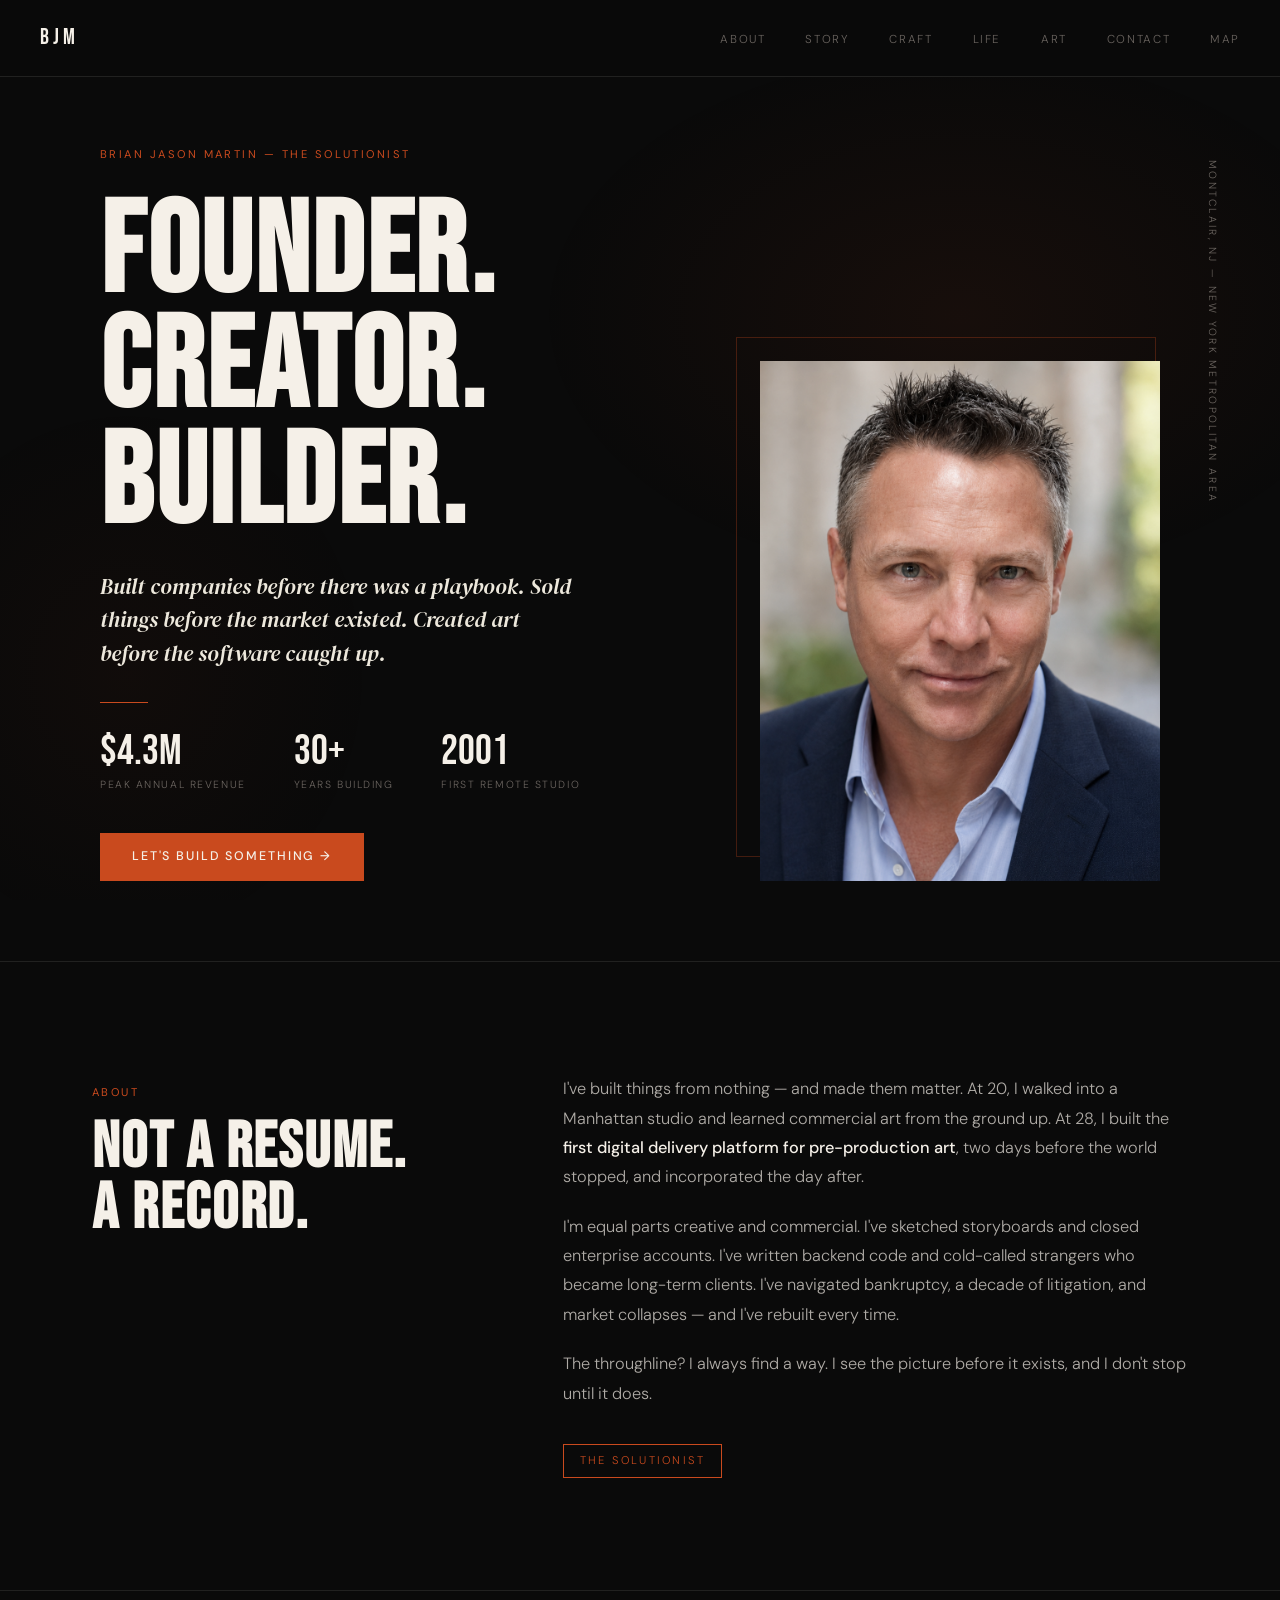
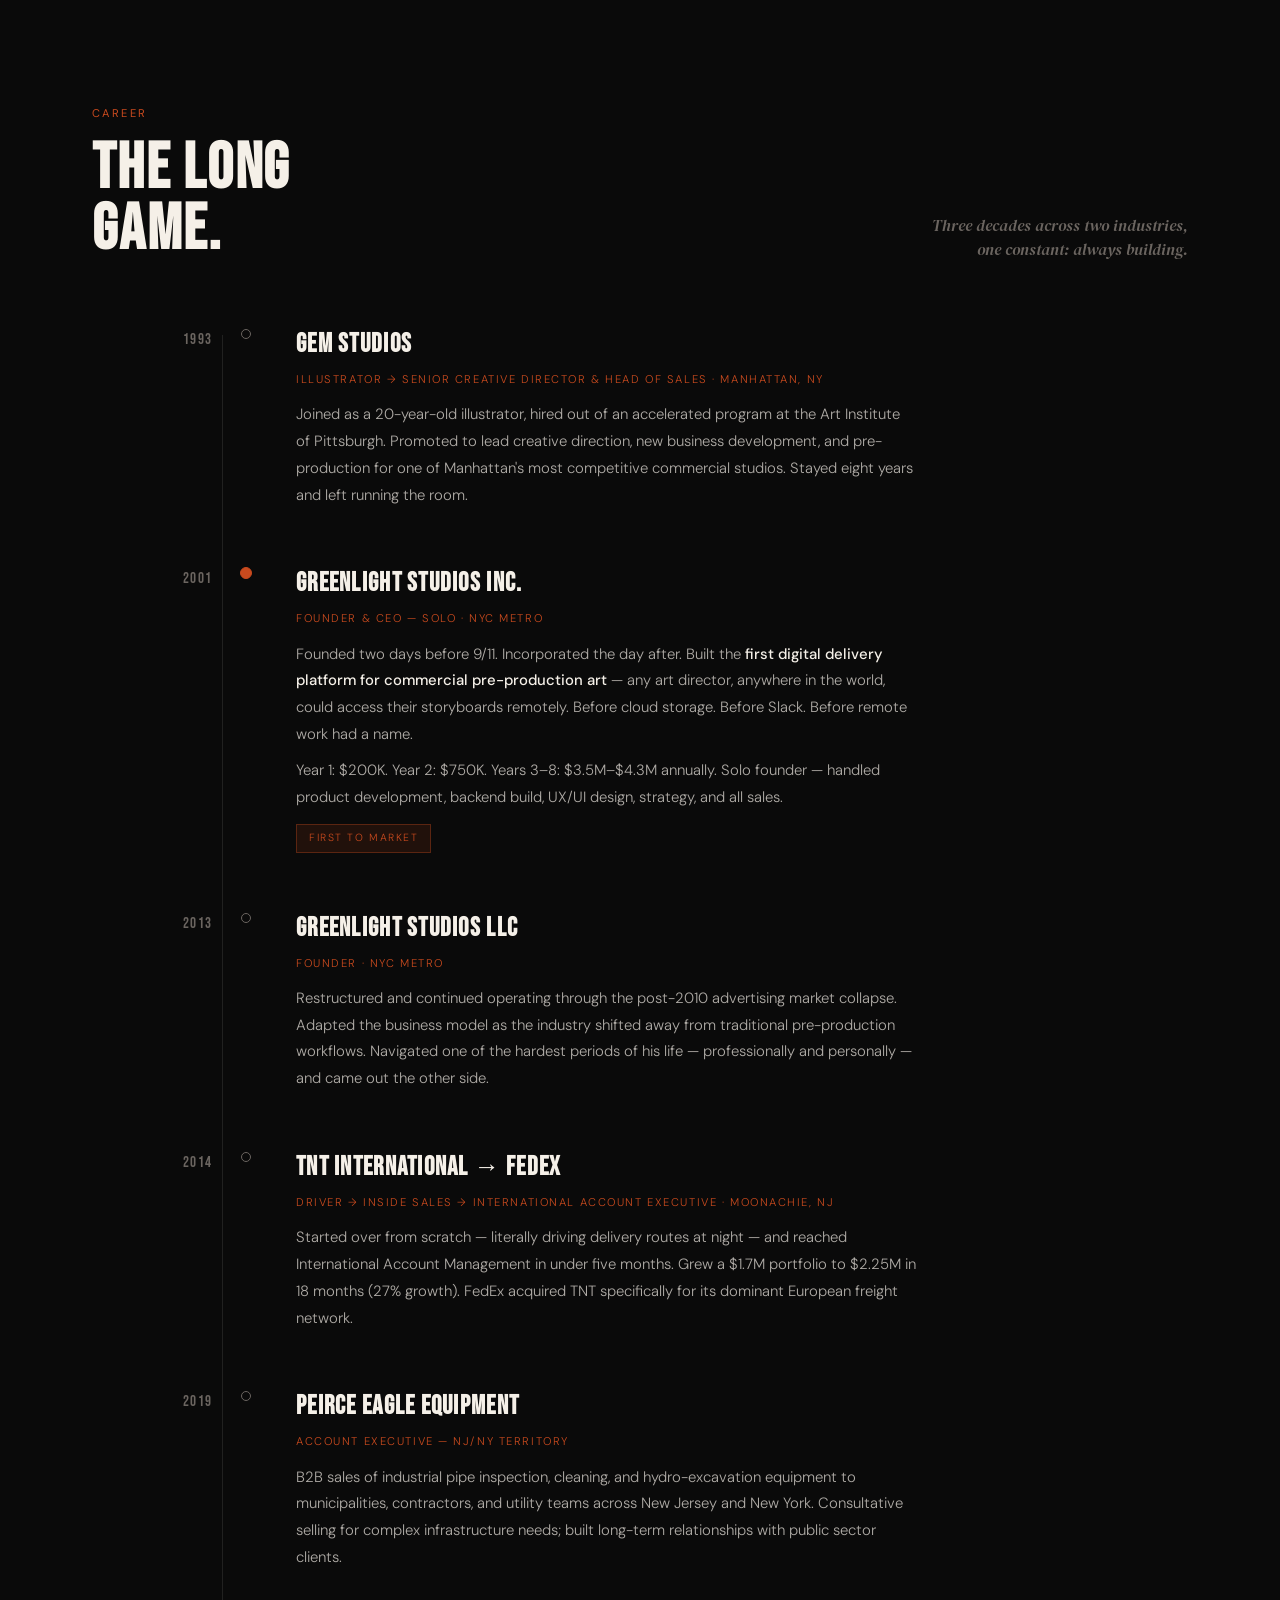
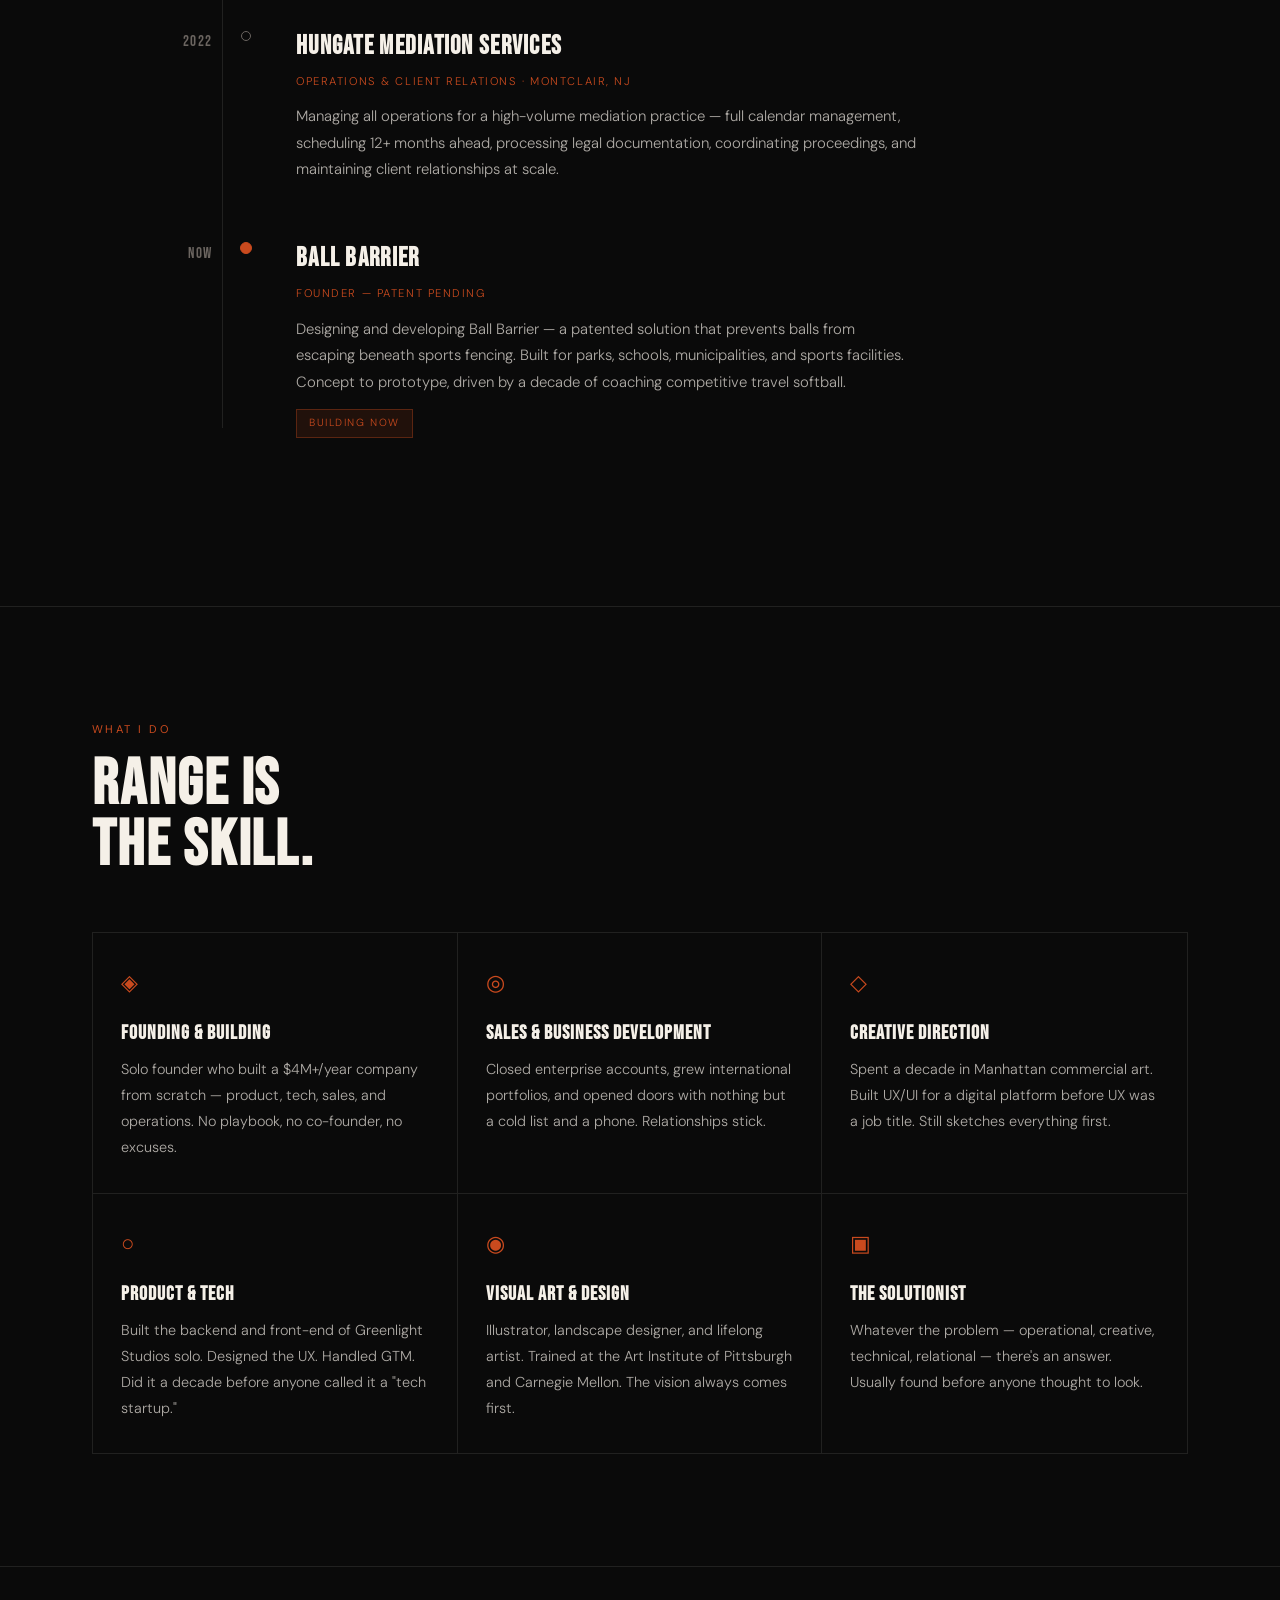
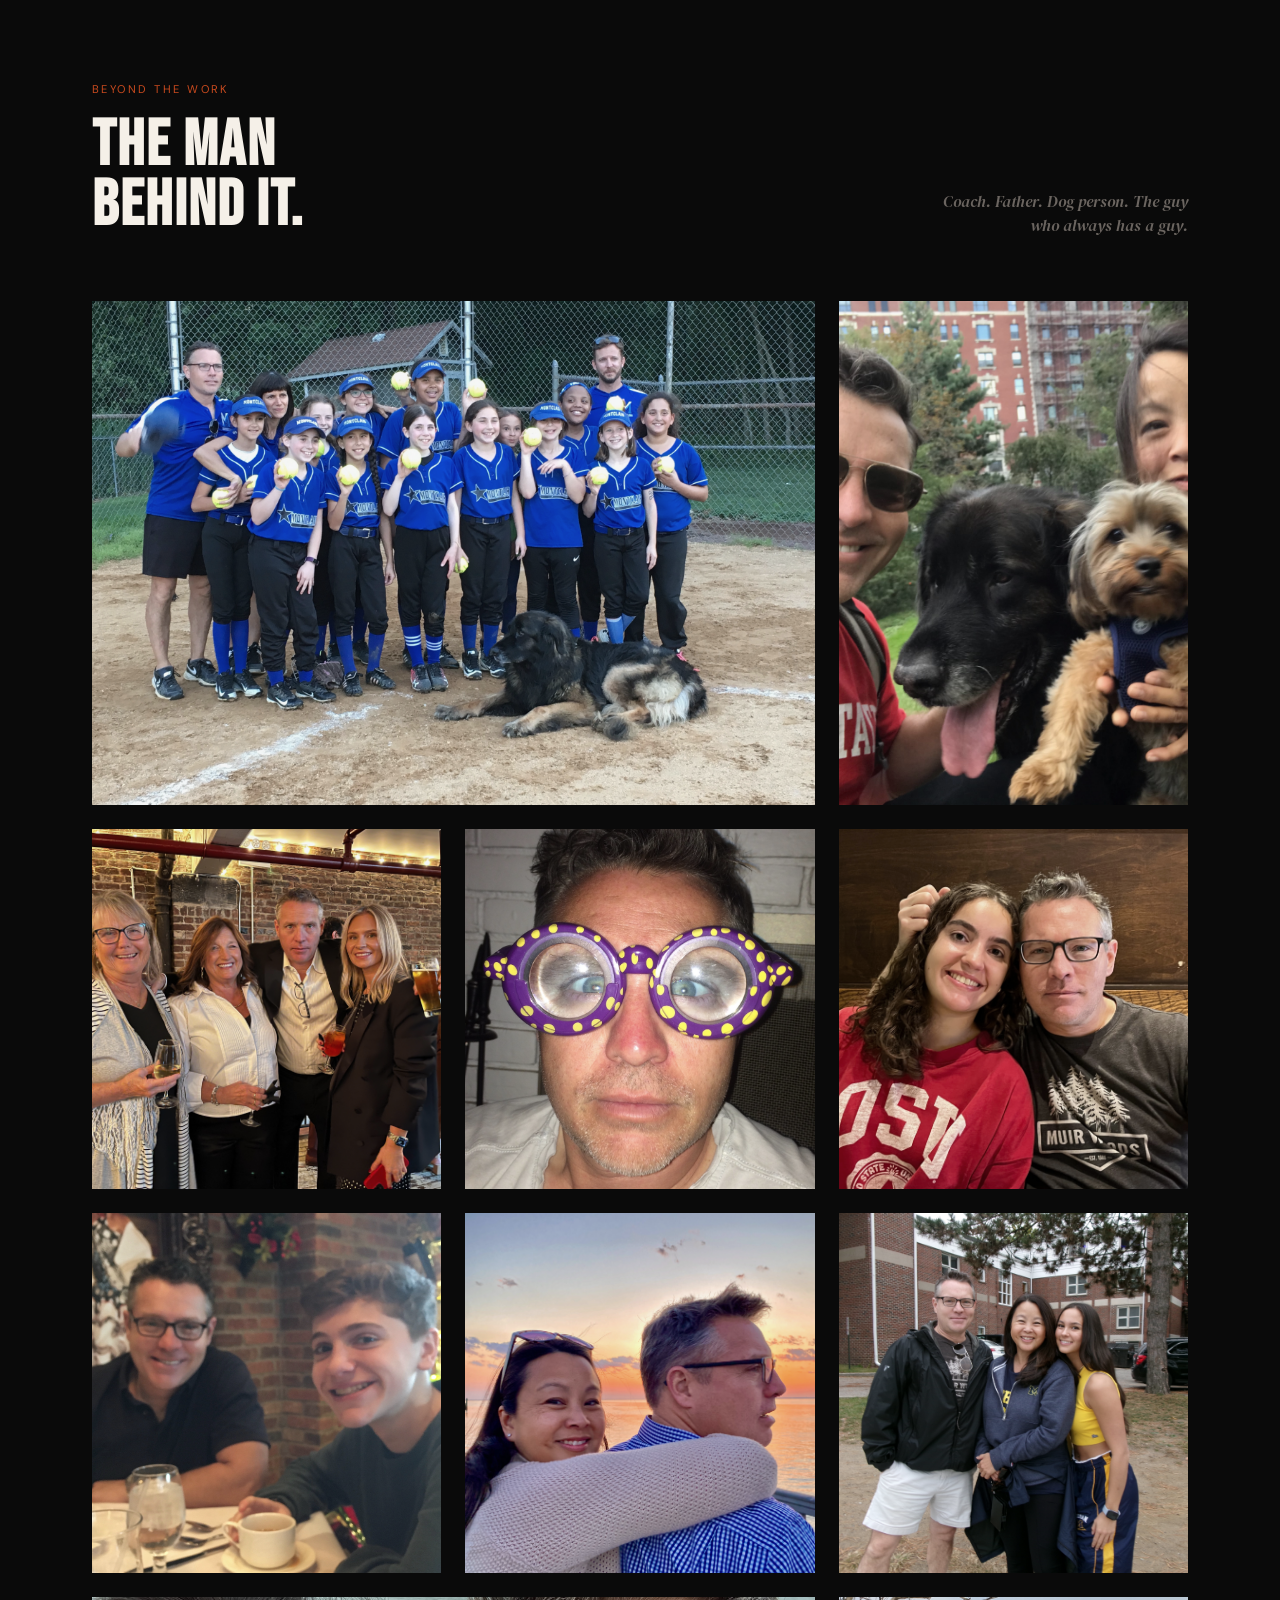
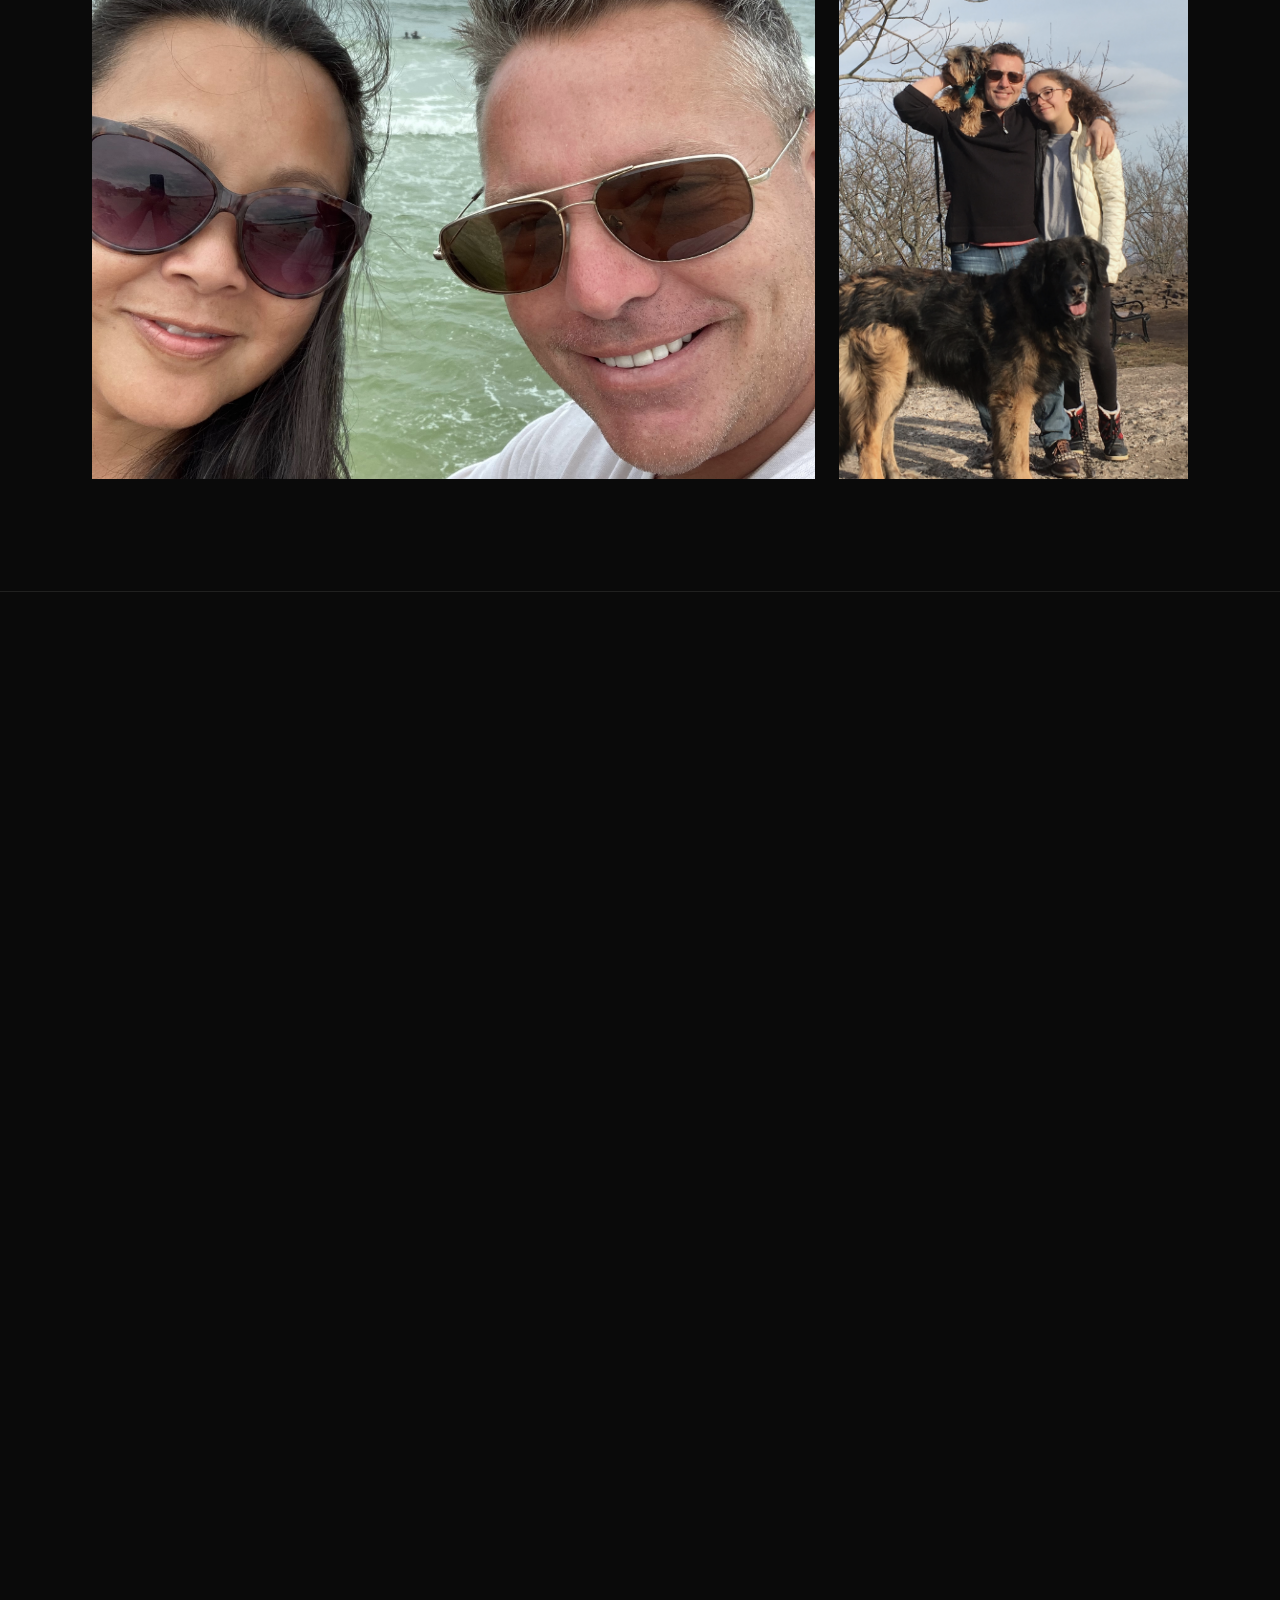
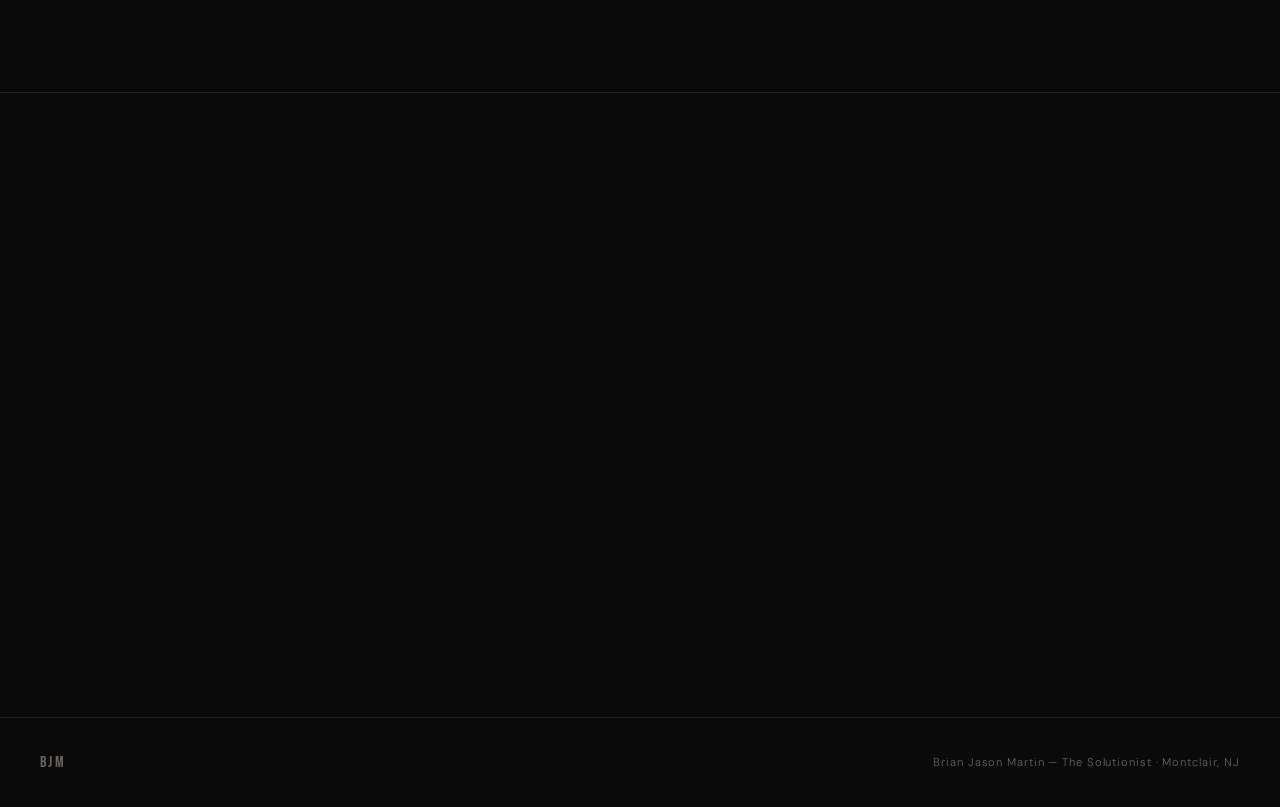
<file: index.html>
<!DOCTYPE html>
<html lang="en">
<head>
  <meta charset="UTF-8" />
  <meta name="viewport" content="width=device-width, initial-scale=1.0" />
  <title>Brian Jason Martin — The Solutionist</title>
  <meta name="description" content="Brian Jason Martin — Founder, Creative Entrepreneur, and Builder. NYC Metro. Three decades of building things from scratch." />

  <!-- Favicon -->
  <link rel="icon" type="image/svg+xml" href="/favicon.svg" />
  <link rel="shortcut icon" href="/favicon.svg" />

  <!-- Open Graph / LinkedIn -->
  <meta property="og:type"        content="website" />
  <meta property="og:url"         content="https://bjmartin.com/" />
  <meta property="og:title"       content="Brian Jason Martin — The Solutionist" />
  <meta property="og:description" content="Founder, Creative Entrepreneur, and Builder. NYC Metro. Three decades of building things from scratch." />
  <meta property="og:image"       content="https://bjmartin.com/og-image.png" />
  <meta property="og:image:width"  content="1200" />
  <meta property="og:image:height" content="630" />
  <meta property="og:image:alt"   content="BJM — Brian Jason Martin" />

  <!-- Twitter Card (also used by some crawlers) -->
  <meta name="twitter:card"        content="summary_large_image" />
  <meta name="twitter:title"       content="Brian Jason Martin — The Solutionist" />
  <meta name="twitter:description" content="Founder. Creator. Builder. NYC Metro." />
  <meta name="twitter:image"       content="https://bjmartin.com/og-image.png" />

  <link rel="preconnect" href="https://fonts.googleapis.com" />
  <link rel="preconnect" href="https://fonts.gstatic.com" crossorigin />
  <link href="https://fonts.googleapis.com/css2?family=Bebas+Neue&family=DM+Serif+Display:ital@0;1&family=DM+Sans:ital,wght@0,300;0,400;0,500;1,300&display=swap" rel="stylesheet" />
  <link rel="stylesheet" href="style.css" />
</head>
<body>

  <nav id="nav">
    <a href="#hero" class="nav-logo">BJM</a>
    <button class="nav-toggle" aria-label="Toggle menu" id="navToggle">
      <span></span><span></span><span></span>
    </button>
    <ul class="nav-links" id="navLinks">
      <li><a href="#about">About</a></li>
      <li><a href="#story">Story</a></li>
      <li><a href="#craft">Craft</a></li>
      <li><a href="#life">Life</a></li>
      <li><a href="#art">Art</a></li>
      <li><a href="#contact">Contact</a></li>
      <li><a href="/map">Map</a></li>
    </ul>
  </nav>

  <section id="hero">
    <div class="hero-bg"></div>
    <div class="hero-vertical-tag">Montclair, NJ — New York Metropolitan Area</div>
    <div class="hero-content">
      <p class="eyebrow">Brian Jason Martin — The Solutionist</p>
      <h1>Founder.<br />Creator.<br />Builder.</h1>
      <p class="hero-sub">Built companies before there was a playbook. Sold things before the market existed. Created art before the software caught up.</p>
      <div class="hero-rule"></div>
      <div class="hero-stats">
        <div class="stat">
          <span class="stat-num">$4.3M</span>
          <span class="stat-label">Peak Annual Revenue</span>
        </div>
        <div class="stat">
          <span class="stat-num">30+</span>
          <span class="stat-label">Years Building</span>
        </div>
        <div class="stat">
          <span class="stat-num">2001</span>
          <span class="stat-label">First Remote Studio</span>
        </div>
      </div>
      <a href="#contact" class="btn-primary">Let's build something →</a>
    </div>
    <div class="hero-img-wrap">
      <img src="images/headshot.png" alt="Brian Jason Martin" class="hero-img" />
    </div>
  </section>

  <section id="about">
    <div class="container grid-2">
      <div class="about-left">
        <p class="section-label">About</p>
        <h2>Not a resume.<br />A record.</h2>
      </div>
      <div class="about-right">
        <p>I've built things from nothing — and made them matter. At 20, I walked into a Manhattan studio and learned commercial art from the ground up. At 28, I built the <strong>first digital delivery platform for pre-production art</strong>, two days before the world stopped, and incorporated the day after.</p>
        <p>I'm equal parts creative and commercial. I've sketched storyboards and closed enterprise accounts. I've written backend code and cold-called strangers who became long-term clients. I've navigated bankruptcy, a decade of litigation, and market collapses — and I've rebuilt every time.</p>
        <p>The throughline? I always find a way. I see the picture before it exists, and I don't stop until it does.</p>
        <span class="tag-outline">The Solutionist</span>
      </div>
    </div>
  </section>

  <section id="story">
    <div class="container">
      <div class="section-header-split">
        <div>
          <p class="section-label">Career</p>
          <h2>The Long<br />Game.</h2>
        </div>
        <p class="section-aside">Three decades across two industries, one constant: always building.</p>
      </div>
      <div class="timeline">
        <div class="tl-row">
          <div class="tl-year">1993</div>
          <div class="tl-dot"></div>
          <div class="tl-entry">
            <h3>GEM Studios</h3>
            <p class="tl-role">Illustrator → Senior Creative Director & Head of Sales · Manhattan, NY</p>
            <p class="tl-desc">Joined as a 20-year-old illustrator, hired out of an accelerated program at the Art Institute of Pittsburgh. Promoted to lead creative direction, new business development, and pre-production for one of Manhattan's most competitive commercial studios. Stayed eight years and left running the room.</p>
          </div>
        </div>
        <div class="tl-row featured">
          <div class="tl-year">2001</div>
          <div class="tl-dot featured-dot"></div>
          <div class="tl-entry">
            <h3>Greenlight Studios Inc.</h3>
            <p class="tl-role">Founder & CEO — Solo · NYC Metro</p>
            <p class="tl-desc">Founded two days before 9/11. Incorporated the day after. Built the <strong>first digital delivery platform for commercial pre-production art</strong> — any art director, anywhere in the world, could access their storyboards remotely. Before cloud storage. Before Slack. Before remote work had a name.</p>
            <p class="tl-desc" style="margin-top: 0.6rem;">Year 1: $200K. Year 2: $750K. Years 3–8: $3.5M–$4.3M annually. Solo founder — handled product development, backend build, UX/UI design, strategy, and all sales.</p>
            <span class="tl-badge">First to Market</span>
          </div>
        </div>
        <div class="tl-row">
          <div class="tl-year">2013</div>
          <div class="tl-dot"></div>
          <div class="tl-entry">
            <h3>Greenlight Studios LLC</h3>
            <p class="tl-role">Founder · NYC Metro</p>
            <p class="tl-desc">Restructured and continued operating through the post-2010 advertising market collapse. Adapted the business model as the industry shifted away from traditional pre-production workflows. Navigated one of the hardest periods of his life — professionally and personally — and came out the other side.</p>
          </div>
        </div>
        <div class="tl-row">
          <div class="tl-year">2014</div>
          <div class="tl-dot"></div>
          <div class="tl-entry">
            <h3>TNT International → FedEx</h3>
            <p class="tl-role">Driver → Inside Sales → International Account Executive · Moonachie, NJ</p>
            <p class="tl-desc">Started over from scratch — literally driving delivery routes at night — and reached International Account Management in under five months. Grew a $1.7M portfolio to $2.25M in 18 months (27% growth). FedEx acquired TNT specifically for its dominant European freight network.</p>
          </div>
        </div>
        <div class="tl-row">
          <div class="tl-year">2019</div>
          <div class="tl-dot"></div>
          <div class="tl-entry">
            <h3>Peirce Eagle Equipment</h3>
            <p class="tl-role">Account Executive — NJ/NY Territory</p>
            <p class="tl-desc">B2B sales of industrial pipe inspection, cleaning, and hydro-excavation equipment to municipalities, contractors, and utility teams across New Jersey and New York. Consultative selling for complex infrastructure needs; built long-term relationships with public sector clients.</p>
          </div>
        </div>
        <div class="tl-row">
          <div class="tl-year">2022</div>
          <div class="tl-dot"></div>
          <div class="tl-entry">
            <h3>Hungate Mediation Services</h3>
            <p class="tl-role">Operations & Client Relations · Montclair, NJ</p>
            <p class="tl-desc">Managing all operations for a high-volume mediation practice — full calendar management, scheduling 12+ months ahead, processing legal documentation, coordinating proceedings, and maintaining client relationships at scale.</p>
          </div>
        </div>
        <div class="tl-row featured">
          <div class="tl-year">Now</div>
          <div class="tl-dot featured-dot"></div>
          <div class="tl-entry">
            <h3>Ball Barrier</h3>
            <p class="tl-role">Founder — Patent Pending</p>
            <p class="tl-desc">Designing and developing Ball Barrier — a patented solution that prevents balls from escaping beneath sports fencing. Built for parks, schools, municipalities, and sports facilities. Concept to prototype, driven by a decade of coaching competitive travel softball.</p>
            <span class="tl-badge">Building Now</span>
          </div>
        </div>
      </div>
    </div>
  </section>

  <section id="craft">
    <div class="container">
      <div class="craft-header">
        <p class="section-label">What I Do</p>
        <h2>Range is<br />the Skill.</h2>
      </div>
      <div class="craft-grid">
        <div class="craft-card">
          <div class="craft-icon">◈</div>
          <h4>Founding & Building</h4>
          <p>Solo founder who built a $4M+/year company from scratch — product, tech, sales, and operations. No playbook, no co-founder, no excuses.</p>
        </div>
        <div class="craft-card">
          <div class="craft-icon">◎</div>
          <h4>Sales & Business Development</h4>
          <p>Closed enterprise accounts, grew international portfolios, and opened doors with nothing but a cold list and a phone. Relationships stick.</p>
        </div>
        <div class="craft-card">
          <div class="craft-icon">◇</div>
          <h4>Creative Direction</h4>
          <p>Spent a decade in Manhattan commercial art. Built UX/UI for a digital platform before UX was a job title. Still sketches everything first.</p>
        </div>
        <div class="craft-card">
          <div class="craft-icon">○</div>
          <h4>Product & Tech</h4>
          <p>Built the backend and front-end of Greenlight Studios solo. Designed the UX. Handled GTM. Did it a decade before anyone called it a "tech startup."</p>
        </div>
        <div class="craft-card">
          <div class="craft-icon">◉</div>
          <h4>Visual Art & Design</h4>
          <p>Illustrator, landscape designer, and lifelong artist. Trained at the Art Institute of Pittsburgh and Carnegie Mellon. The vision always comes first.</p>
        </div>
        <div class="craft-card">
          <div class="craft-icon">▣</div>
          <h4>The Solutionist</h4>
          <p>Whatever the problem — operational, creative, technical, relational — there's an answer. Usually found before anyone thought to look.</p>
        </div>
      </div>
    </div>
  </section>

  <section id="life">
    <div class="container">
      <div class="section-header-split">
        <div>
          <p class="section-label">Beyond the Work</p>
          <h2>The Man<br />Behind It.</h2>
        </div>
        <p class="section-aside">Coach. Father. Dog person. The guy who always has a guy.</p>
      </div>
      <div class="life-grid">
        <div class="life-card wide">
          <img src="images/softball.jpeg" alt="Coaching East Coast Tsunami Softball" loading="lazy" />
          <div class="life-caption">
            <span class="life-tag">Coach</span>
            <p>10+ years coaching travel softball, from 10U to 14U. East Coast Tsunami. Montclair High varsity. Led a team to 13–0.</p>
          </div>
        </div>
        <div class="life-card">
          <img src="images/dogs.jpeg" alt="BJ with his dogs" loading="lazy" />
          <div class="life-caption">
            <span class="life-tag">Dog Person</span>
            <p>Every dog loves him. You will never find BJ without one by his side.</p>
          </div>
        </div>
        <div class="life-card">
          <img src="images/social.jpeg" alt="BJ at a social event" loading="lazy" />
          <div class="life-caption">
            <span class="life-tag">Connector</span>
            <p>Could spark a conversation anywhere. Besties with owners, waiters, and everyone in between.</p>
          </div>
        </div>
        <div class="life-card">
          <img src="images/funny1.jpeg" alt="BJ being funny" loading="lazy" />
          <div class="life-caption">
            <span class="life-tag">The Humor</span>
            <p>Could've been a late night talk show host. Makes anyone laugh. Hard.</p>
          </div>
        </div>
        <div class="life-card">
          <img src="images/daughter2.jpeg" alt="BJ with his daughter" loading="lazy" />
          <div class="life-caption">
            <span class="life-tag">Family</span>
            <p>The foundation. Does the work quietly. Doesn't need the credit.</p>
          </div>
        </div>
        <div class="life-card">
          <img src="images/son.jpeg" alt="BJ with his son" loading="lazy" />
          <div class="life-caption">
            <span class="life-tag">Son</span>
            <p>Watches everything, says nothing — until he's ready. Chip off the old block.</p>
          </div>
        </div>
        <div class="life-card">
          <img src="images/bjandpam.jpeg" alt="BJ and Pam" loading="lazy" />
          <div class="life-caption">
            <span class="life-tag">Pam</span>
            <p>The one who gets the real version. Everyone needs that person.</p>
          </div>
        </div>
        <div class="life-card">
          <img src="images/famumich.jpeg" alt="Family at Michigan" loading="lazy" />
          <div class="life-caption">
            <span class="life-tag">Go Blue</span>
            <p>The kind of trip that doesn't need a reason. Family just goes.</p>
          </div>
        </div>
        <div class="life-card wide">
          <img src="images/softballdad.jpeg" alt="Coach Dad on the field" loading="lazy" />
          <div class="life-caption">
            <span class="life-tag">Coach Dad</span>
            <p>The best title he's ever held. Bar none.</p>
          </div>
        </div>
        <div class="life-card">
          <img src="images/dogs2.jpeg" alt="BJ's dogs" loading="lazy" />
          <div class="life-caption">
            <span class="life-tag">The Pack</span>
            <p>Two is better than one. Obviously.</p>
          </div>
        </div>
      </div>
    </div>
  </section>

  <section id="art">
    <div class="container">
      <div class="art-header">
        <div>
          <p class="section-label">Portfolio</p>
          <h2>The Work.</h2>
        </div>
        <p class="section-aside" style="font-style: italic;">Art, illustration & design — coming soon.</p>
      </div>
      <div class="art-grid">
        <div class="art-cell"><span class="art-label">Illustration</span><span class="art-num">01</span></div>
        <div class="art-cell"><span class="art-label">Landscape Design</span><span class="art-num">02</span></div>
        <div class="art-cell"><span class="art-label">Commercial Art</span><span class="art-num">03</span></div>
        <div class="art-cell"><span class="art-label">Ball Barrier</span><span class="art-num">04</span></div>
        <div class="art-cell"><span class="art-label">Storyboards</span><span class="art-num">05</span></div>
        <div class="art-cell"><span class="art-label">Sketches & Process</span><span class="art-num">06</span></div>
      </div>
    </div>
  </section>

  <section id="contact">
    <div class="container grid-2 contact-grid">
      <div class="contact-left">
        <p class="section-label">Get In Touch</p>
        <h2>Let's Talk.<br />Seriously.</h2>
        <p>Building something and need someone who can sell it, shape it, or figure it out? Or just want to connect with someone who's been in the room more than a few times. Either way — reach out.</p>
        <a href="mailto:glsnyllc@gmail.com" class="btn-outline">Send a message →</a>
      </div>
      <div class="contact-cards">
        <div class="contact-row">
          <span class="contact-label">Location</span>
          <span class="contact-val">Montclair, NJ — NYC Metro</span>
        </div>
        <div class="contact-row">
          <span class="contact-label">Currently</span>
          <span class="contact-val">Building Ball Barrier</span>
        </div>
        <div class="contact-row">
          <span class="contact-label">Open To</span>
          <span class="contact-val">The right partnership</span>
        </div>
        <div class="contact-row">
          <span class="contact-label">Email</span>
          <a href="mailto:glsnyllc@gmail.com" class="contact-link">glsnyllc@gmail.com</a>
        </div>
        <div class="contact-row">
          <span class="contact-label">LinkedIn</span>
          <a href="https://www.linkedin.com/in/brianjasonmartin" target="_blank" rel="noopener" class="contact-link">Brian Jason Martin</a>
        </div>
      </div>
    </div>
  </section>

  <footer>
    <span class="footer-logo">BJM</span>
    <span class="footer-copy">Brian Jason Martin — The Solutionist · Montclair, NJ</span>
  </footer>

  <script src="script.js"></script>
</body>
</html>
</file>
<file: style.css>
*, *::before, *::after { margin: 0; padding: 0; box-sizing: border-box; }

:root {
  --black:     #0a0a0a;
  --off-black: #111111;
  --white:     #f5f0e8;
  --cream:     #ede8dc;
  --rust:      #c94a1e;
  --rust-dark: #9e3614;
  --muted:     #6b6560;
  --border:    rgba(245, 240, 232, 0.1);
}

html { scroll-behavior: smooth; font-size: 16px; }

body {
  background: var(--black);
  color: var(--white);
  font-family: 'DM Sans', sans-serif;
  font-weight: 300;
  line-height: 1.6;
  overflow-x: hidden;
}

img { display: block; max-width: 100%; }
a { color: inherit; text-decoration: none; }

.container { max-width: 1160px; margin: 0 auto; padding: 0 2rem; }

.grid-2 {
  display: grid;
  grid-template-columns: 1fr 1.6fr;
  gap: 5rem;
}

.eyebrow, .section-label {
  font-size: 0.7rem;
  letter-spacing: 0.22em;
  text-transform: uppercase;
  color: var(--rust);
  font-weight: 400;
  margin-bottom: 1rem;
}

h2 {
  font-family: 'Bebas Neue', sans-serif;
  font-size: clamp(2.8rem, 5vw, 4.5rem);
  line-height: 0.95;
  letter-spacing: 0.03em;
}

h3 {
  font-family: 'Bebas Neue', sans-serif;
  font-size: 1.6rem;
  letter-spacing: 0.05em;
  color: var(--white);
  margin-bottom: 0.2rem;
}

h4 {
  font-family: 'Bebas Neue', sans-serif;
  font-size: 1.25rem;
  letter-spacing: 0.05em;
  margin-bottom: 0.5rem;
}

p { color: rgba(245, 240, 232, 0.7); line-height: 1.8; }
strong { color: var(--white); font-weight: 500; }

.btn-primary {
  display: inline-flex;
  align-items: center;
  gap: 0.5rem;
  background: var(--rust);
  color: var(--white);
  padding: 0.875rem 2rem;
  font-size: 0.78rem;
  letter-spacing: 0.15em;
  text-transform: uppercase;
  font-weight: 500;
  transition: background 0.2s;
}
.btn-primary:hover { background: var(--rust-dark); }

.btn-outline {
  display: inline-flex;
  align-items: center;
  gap: 0.5rem;
  border: 0.5px solid var(--white);
  color: var(--white);
  padding: 0.875rem 2rem;
  font-size: 0.78rem;
  letter-spacing: 0.15em;
  text-transform: uppercase;
  font-weight: 500;
  transition: background 0.2s, color 0.2s;
}
.btn-outline:hover { background: var(--white); color: var(--black); }

.tag-outline {
  display: inline-block;
  border: 0.5px solid var(--rust);
  color: var(--rust);
  font-size: 0.7rem;
  letter-spacing: 0.2em;
  text-transform: uppercase;
  padding: 0.45rem 1rem;
  margin-top: 1rem;
}

.section-header-split {
  display: flex;
  justify-content: space-between;
  align-items: flex-end;
  margin-bottom: 4rem;
}

.section-aside {
  font-family: 'DM Serif Display', serif;
  font-style: italic;
  color: var(--muted);
  max-width: 260px;
  font-size: 1rem;
  text-align: right;
  line-height: 1.5;
}

#nav {
  position: fixed;
  top: 0; left: 0; right: 0;
  z-index: 200;
  display: flex;
  align-items: center;
  justify-content: space-between;
  padding: 1.25rem 2.5rem;
  border-bottom: 0.5px solid var(--border);
  backdrop-filter: blur(14px);
  background: rgba(10, 10, 10, 0.88);
  transition: padding 0.3s;
}
#nav.scrolled { padding: 0.9rem 2.5rem; }

.nav-logo {
  font-family: 'Bebas Neue', sans-serif;
  font-size: 1.4rem;
  letter-spacing: 0.18em;
  color: var(--white);
}

.nav-links {
  display: flex;
  gap: 2.5rem;
  list-style: none;
}
.nav-links a {
  font-size: 0.72rem;
  letter-spacing: 0.14em;
  text-transform: uppercase;
  color: var(--muted);
  transition: color 0.2s;
}
.nav-links a:hover { color: var(--white); }

.nav-toggle {
  display: none;
  flex-direction: column;
  gap: 5px;
  background: none;
  border: none;
  cursor: pointer;
  padding: 4px;
}
.nav-toggle span {
  display: block;
  width: 22px;
  height: 1.5px;
  background: var(--white);
  transition: transform 0.3s, opacity 0.3s;
}

#hero {
  min-height: 100vh;
  display: grid;
  grid-template-columns: 1fr 420px;
  align-items: flex-end;
  gap: 4rem;
  padding: 9rem 2.5rem 5rem;
  max-width: 1160px;
  margin: 0 auto;
  position: relative;
}

.hero-bg {
  position: fixed;
  inset: 0;
  z-index: -1;
  background:
    radial-gradient(ellipse 55% 50% at 75% 35%, rgba(201, 74, 30, 0.07) 0%, transparent 60%),
    radial-gradient(ellipse 35% 55% at 10% 75%, rgba(201, 74, 30, 0.04) 0%, transparent 55%);
  pointer-events: none;
}

.hero-vertical-tag {
  position: absolute;
  top: 10rem;
  right: 0;
  writing-mode: vertical-rl;
  font-size: 0.65rem;
  letter-spacing: 0.22em;
  text-transform: uppercase;
  color: var(--muted);
}

.hero-content { display: flex; flex-direction: column; align-items: flex-start; }

.hero-content h1 {
  font-family: 'Bebas Neue', sans-serif;
  font-size: clamp(5.5rem, 10vw, 10rem);
  line-height: 0.9;
  letter-spacing: 0.02em;
  color: var(--white);
  margin: 1rem 0 1.75rem;
}

.hero-sub {
  font-family: 'DM Serif Display', serif;
  font-style: italic;
  font-size: clamp(1rem, 1.8vw, 1.35rem);
  color: var(--cream);
  opacity: 0.7;
  max-width: 480px;
  line-height: 1.55;
  margin-bottom: 2rem;
}

.hero-rule { width: 3rem; height: 1px; background: var(--rust); margin-bottom: 1.75rem; }

.hero-stats { display: flex; gap: 3rem; margin-bottom: 2.5rem; }

.stat-num {
  font-family: 'Bebas Neue', sans-serif;
  font-size: 2.6rem;
  color: var(--white);
  line-height: 1;
  display: block;
}

.stat-label {
  font-size: 0.65rem;
  letter-spacing: 0.15em;
  text-transform: uppercase;
  color: var(--muted);
  display: block;
  margin-top: 0.25rem;
}

.hero-img-wrap { align-self: flex-end; position: relative; }

.hero-img {
  width: 100%;
  max-width: 400px;
  height: 520px;
  object-fit: cover;
  object-position: center top;
  filter: grayscale(15%);
}

.hero-img-wrap::before {
  content: '';
  position: absolute;
  top: -1.5rem;
  left: -1.5rem;
  right: 1.5rem;
  bottom: 1.5rem;
  border: 0.5px solid rgba(201, 74, 30, 0.3);
  z-index: -1;
}

#about { padding: 7rem 0; border-top: 0.5px solid var(--border); border-bottom: 0.5px solid var(--border); }
.about-left { padding-top: 0.5rem; }
.about-right p { margin-bottom: 1.25rem; font-size: 1.02rem; }

#story { padding: 7rem 0; border-bottom: 0.5px solid var(--border); }

.timeline { position: relative; }
.timeline::before {
  content: '';
  position: absolute;
  left: 130px;
  top: 10px;
  bottom: 10px;
  width: 0.5px;
  background: var(--border);
}

.tl-row {
  display: grid;
  grid-template-columns: 120px 20px 1fr;
  gap: 0 1.5rem;
  margin-bottom: 3.5rem;
  align-items: start;
}

.tl-year {
  font-family: 'Bebas Neue', sans-serif;
  font-size: 0.95rem;
  color: var(--muted);
  letter-spacing: 0.08em;
  text-align: right;
  padding-top: 3px;
}

.tl-dot {
  width: 10px; height: 10px;
  border-radius: 50%;
  background: var(--black);
  border: 1.5px solid var(--muted);
  margin-top: 4px;
  justify-self: center;
}

.featured-dot {
  background: var(--rust);
  border-color: var(--rust);
  width: 12px; height: 12px;
  margin-top: 3px;
}

.tl-entry { padding-left: 1rem; }
.tl-role { font-size: 0.7rem; letter-spacing: 0.14em; text-transform: uppercase; color: var(--rust); margin: 0.2rem 0 0.75rem; }
.tl-desc { font-size: 0.93rem; max-width: 620px; }

.tl-badge {
  display: inline-block;
  background: rgba(201, 74, 30, 0.12);
  border: 0.5px solid rgba(201, 74, 30, 0.35);
  color: var(--rust);
  font-size: 0.65rem;
  letter-spacing: 0.15em;
  text-transform: uppercase;
  padding: 0.3rem 0.75rem;
  margin-top: 0.85rem;
}

#craft { padding: 7rem 0; border-bottom: 0.5px solid var(--border); }
.craft-header { margin-bottom: 3.5rem; }

.craft-grid {
  display: grid;
  grid-template-columns: repeat(3, 1fr);
  border: 0.5px solid var(--border);
}

.craft-card {
  padding: 2rem 1.75rem;
  border-right: 0.5px solid var(--border);
  border-bottom: 0.5px solid var(--border);
  transition: background 0.2s;
}
.craft-card:nth-child(3n) { border-right: none; }
.craft-card:nth-child(4), .craft-card:nth-child(5), .craft-card:nth-child(6) { border-bottom: none; }
.craft-card:hover { background: var(--off-black); }
.craft-icon { font-size: 1.4rem; color: var(--rust); margin-bottom: 1rem; display: block; }
.craft-card p { font-size: 0.9rem; }

#life { padding: 7rem 0; border-bottom: 0.5px solid var(--border); }

.life-grid {
  display: grid;
  grid-template-columns: repeat(3, 1fr);
  gap: 1.5rem;
}

.life-card { position: relative; overflow: hidden; background: var(--off-black); }
.life-card.wide { grid-column: span 2; }

.life-card img {
  width: 100%; height: 100%;
  object-fit: cover;
  aspect-ratio: 4/3;
  transition: transform 0.4s ease;
  filter: grayscale(20%);
}
.life-card.wide img { aspect-ratio: 16/9; }
.life-card:hover img { transform: scale(1.03); }

.life-caption { padding: 1rem 1.25rem; background: var(--off-black); }
.life-tag { font-size: 0.65rem; letter-spacing: 0.2em; text-transform: uppercase; color: var(--rust); display: block; margin-bottom: 0.35rem; }
.life-caption p { font-size: 0.85rem; line-height: 1.6; }

#art { padding: 7rem 0; border-bottom: 0.5px solid var(--border); }
.art-header { display: flex; justify-content: space-between; align-items: flex-end; margin-bottom: 3rem; }

.art-grid {
  display: grid;
  grid-template-columns: repeat(3, 1fr);
  gap: 1px;
  background: var(--border);
  border: 0.5px solid var(--border);
}

.art-cell {
  background: var(--off-black);
  aspect-ratio: 1;
  display: flex;
  align-items: center;
  justify-content: center;
  position: relative;
  transition: background 0.2s;
}
.art-cell:hover { background: #161616; }
.art-label { font-size: 0.68rem; letter-spacing: 0.2em; text-transform: uppercase; color: var(--muted); }
.art-num { font-family: 'Bebas Neue', sans-serif; font-size: 2.5rem; color: rgba(245,240,232,0.06); position: absolute; bottom: 0.75rem; right: 1rem; }

#contact { padding: 7rem 0; border-bottom: 0.5px solid var(--border); }
.contact-grid { align-items: center; }
#contact h2 { margin-bottom: 1.25rem; }
#contact .contact-left p { margin-bottom: 2rem; font-size: 1rem; }

.contact-cards { border: 0.5px solid var(--border); }
.contact-row { display: flex; justify-content: space-between; align-items: center; padding: 1.25rem 1.75rem; border-bottom: 0.5px solid var(--border); }
.contact-row:last-child { border-bottom: none; }
.contact-label { font-size: 0.68rem; letter-spacing: 0.18em; text-transform: uppercase; color: var(--muted); }
.contact-val { font-size: 0.9rem; color: var(--white); }
.contact-link { font-size: 0.9rem; color: var(--rust); transition: opacity 0.2s; }
.contact-link:hover { opacity: 0.75; }

footer { padding: 2rem 2.5rem; display: flex; justify-content: space-between; align-items: center; }
.footer-logo { font-family: 'Bebas Neue', sans-serif; font-size: 1rem; letter-spacing: 0.15em; color: var(--muted); }
.footer-copy { font-size: 0.7rem; letter-spacing: 0.08em; color: var(--muted); }

@keyframes fadeUp {
  from { opacity: 0; transform: translateY(24px); }
  to   { opacity: 1; transform: translateY(0); }
}
.hero-content .eyebrow { animation: fadeUp 0.7s ease forwards; opacity: 0; animation-delay: 0.1s; }
.hero-content h1       { animation: fadeUp 0.7s ease forwards; opacity: 0; animation-delay: 0.25s; }
.hero-sub              { animation: fadeUp 0.7s ease forwards; opacity: 0; animation-delay: 0.38s; }
.hero-rule             { animation: fadeUp 0.7s ease forwards; opacity: 0; animation-delay: 0.45s; }
.hero-stats            { animation: fadeUp 0.7s ease forwards; opacity: 0; animation-delay: 0.52s; }
.btn-primary           { animation: fadeUp 0.7s ease forwards; opacity: 0; animation-delay: 0.62s; }
.hero-img-wrap         { animation: fadeUp 0.9s ease forwards; opacity: 0; animation-delay: 0.3s; }

@media (max-width: 900px) {
  #hero { grid-template-columns: 1fr; padding-top: 8rem; gap: 3rem; }
  .hero-img-wrap { order: -1; }
  .hero-img { height: 360px; max-width: 100%; }
  .hero-vertical-tag { display: none; }
  .grid-2 { grid-template-columns: 1fr; gap: 2.5rem; }
  .craft-grid { grid-template-columns: repeat(2, 1fr); }
  .life-grid { grid-template-columns: 1fr 1fr; }
  .life-card.wide { grid-column: span 2; }
  .section-header-split { flex-direction: column; align-items: flex-start; gap: 1rem; }
  .section-aside { text-align: left; max-width: 100%; }
  .timeline::before { left: 100px; }
  .tl-row { grid-template-columns: 90px 20px 1fr; }
  .nav-links { display: none; flex-direction: column; gap: 1.5rem; position: absolute; top: 100%; left: 0; right: 0; background: rgba(10,10,10,0.97); padding: 2rem 2.5rem; border-bottom: 0.5px solid var(--border); }
  .nav-links.open { display: flex; }
  .nav-toggle { display: flex; }
  .art-grid { grid-template-columns: repeat(2, 1fr); }
}

@media (max-width: 580px) {
  section { padding: 5rem 0; }
  .container { padding: 0 1.25rem; }
  #nav { padding: 1rem 1.25rem; }
  .craft-grid { grid-template-columns: 1fr; }
  .craft-card { border-right: none !important; border-bottom: 0.5px solid var(--border) !important; }
  .craft-card:last-child { border-bottom: none !important; }
  .life-grid { grid-template-columns: 1fr; }
  .life-card.wide { grid-column: span 1; }
  .art-grid { grid-template-columns: repeat(2, 1fr); }
  .tl-row { grid-template-columns: 70px 16px 1fr; gap: 0 1rem; }
  .timeline::before { left: 78px; }
  .hero-stats { gap: 1.75rem; }
  .stat-num { font-size: 2rem; }
  footer { flex-direction: column; gap: 0.5rem; text-align: center; }
}
</file>
